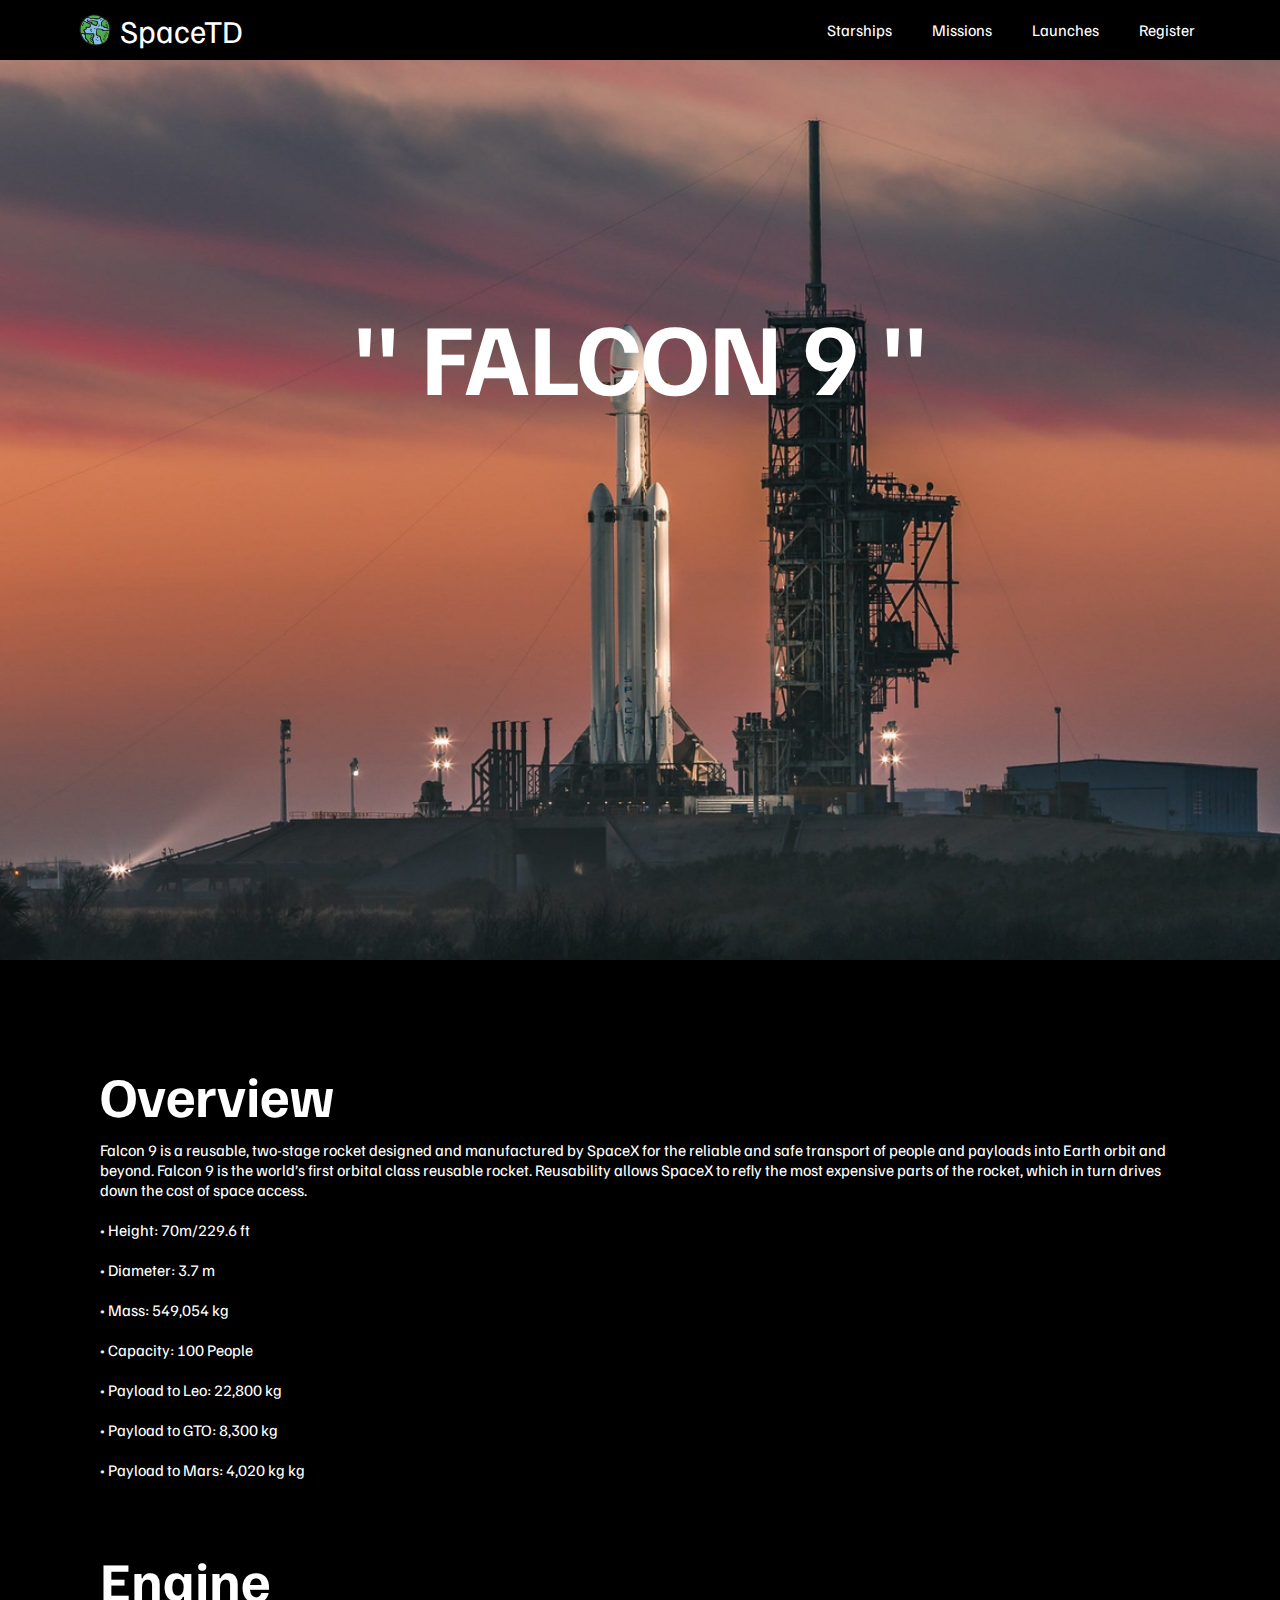
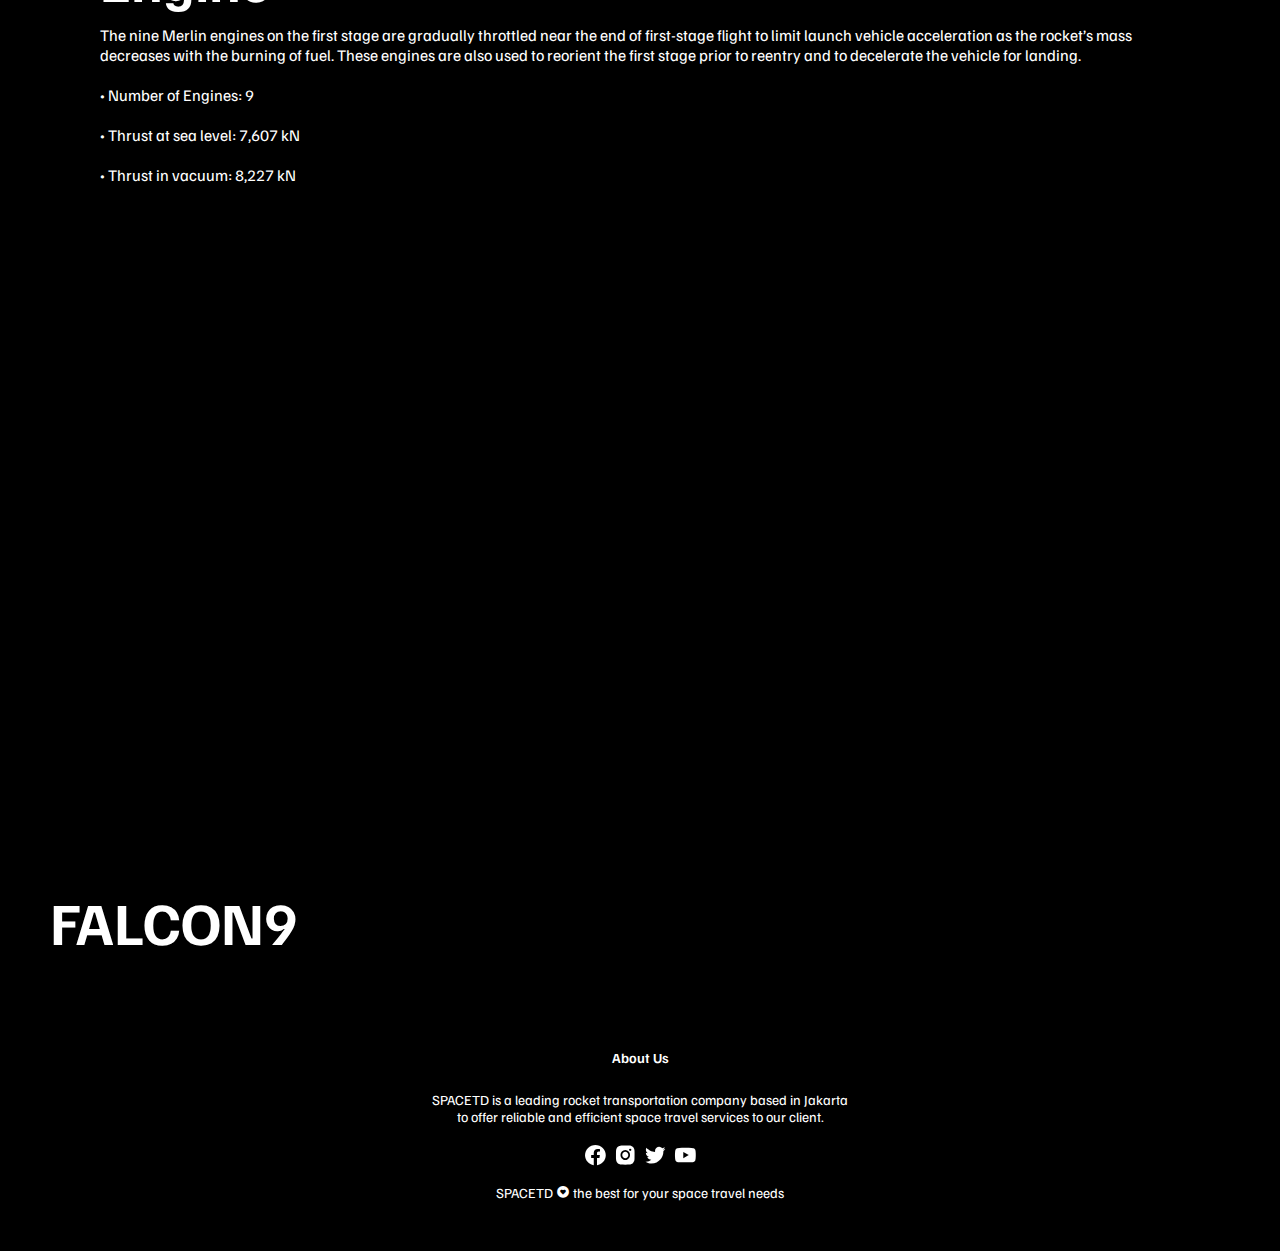
<file: falcon9.html>
<!DOCTYPE html>
<html lang="en">
<head>
    <meta charset="UTF-8">
    <meta http-equiv="X-UA-Compatible" content="IE=edge">
    <meta name="viewport" content="width=device-width, initial-scale=1.0">
    <link href='https://unpkg.com/boxicons@2.1.2/css/boxicons.min.css' rel='stylesheet'>
    <link rel="shortcut icon" type="x-icon" href="images/Logo.png">
    <title>SpaceTD</title>
    <link rel="shortcut icon" type="x-icon" href="img/earth.png">
    <link rel="stylesheet" href="falcon9.css">
    <script src="falcon9.js" defer></script>
</head>
<body>

<header>
        <nav class="navbar">
          <div class="logo">
          <a href="home.html"><img src="img/earth.png" alt="logo">SpaceTD</a>
        </div>         
          
        <ul class="nav-menu">
            <li class="nav-item">
                <a href="starships.html" class="nav-link">Starships</a>
            </li>
            <li class="nav-item">
                <a href="missions.html" class="nav-link">Missions</a>
            </li>
            <li class="nav-item">
                <a href="launches.html" class="nav-link">Launches</a>
            </li>
            <li class="nav-item">
                <a href="register.html" class="nav-link">Register</a>
            </li>
        </ul>
        <div class="hamburger">
            <span class="bar"></span>
            <span class="bar"></span>
            <span class="bar"></span>
        </div>
    </nav>
</header>

<body>
    <section class="falcon">
        <img src="img\falcon9thumb.png"/>
        <h2 id="text">" FALCON 9 "</h2>
      </section>

    <!-- About -->
    <div class="Abouts">
    <h2>Overview</h2>
    <p>Falcon 9 is a reusable, two-stage rocket designed and manufactured by SpaceX for the reliable and safe transport of people and payloads into Earth orbit and beyond. Falcon 9 is the world’s first orbital class reusable rocket. Reusability allows SpaceX to refly the most expensive parts of the rocket, which in turn drives down the cost of space access.
      <br><br>• Height: 70m/229.6 ft
      <br><br>• Diameter: 3.7 m
      <br><br>• Mass: 549,054 kg
      <br><br>• Capacity: 100 People
      <br><br>• Payload to Leo: 22,800 kg
      <br><br>• Payload to GTO: 8,300 kg
      <br><br>• Payload to Mars: 4,020 kg kg
    </p>

    <h3>Engine</h3>
    <p>The nine Merlin engines on the first stage are gradually throttled near the end of first-stage flight to limit launch vehicle acceleration as the rocket’s mass decreases with the burning of fuel. These engines are also used to reorient the first stage prior to reentry and to decelerate the vehicle for landing.
      <br><br>• Number of Engines: 9
      <br><br>• Thrust at sea level: 7,607 kN
      <br><br>• Thrust in vacuum: 8,227 kN
    </p>
  </div>

  <section id="hero-yt">
    <div class="wrapper">
      <iframe width="560" height="315" src="https://www.youtube.com/embed/Z4TXCZG_NEY" title="YouTube video player" frameborder="0" allow="accelerometer; autoplay; clipboard-write; encrypted-media; gyroscope; picture-in-picture; web-share" allowfullscreen></iframe>
      <div class="title">
        <h4>FALCON9</h4>
      </div>
    </div>
  </section>

      <!-- Footer -->
      <footer class="footer">
        <h4>About Us</h4>
        <p>SPACETD is a leading rocket transportation company based in Jakarta <br>
            to offer reliable and efficient space travel services to our client.</p>
    
        <div class="icons">
          <a href="https://facebook.com/"
            style="filter: invert(100%) sepia(100%) saturate(0%) hue-rotate(305deg) brightness(103%) contrast(103%);"><i
              class='bx bxl-facebook-circle'></i></a>
          <a href="https://www.instagram.com/"
            style="filter: invert(100%) sepia(100%) saturate(0%) hue-rotate(305deg) brightness(103%) contrast(103%);"><i
              class='bx bxl-instagram-alt'></i></a>
          <a href="https://twitter.com/?lang=en"
            style="filter: invert(100%) sepia(100%) saturate(0%) hue-rotate(305deg) brightness(103%) contrast(103%);"><i
              class='bx bxl-twitter'></i></a>
          <a href="https://www.youtube.com/"
            style="filter: invert(100%) sepia(100%) saturate(0%) hue-rotate(305deg) brightness(103%) contrast(103%);"><i
              class='bx bxl-youtube'></i></a>
    
    
        </div>
        <p> SPACETD <i class='bx bxs-heart-circle'></i> the best for your space travel needs</p>
      </footer>

</body>
</html>
</file>
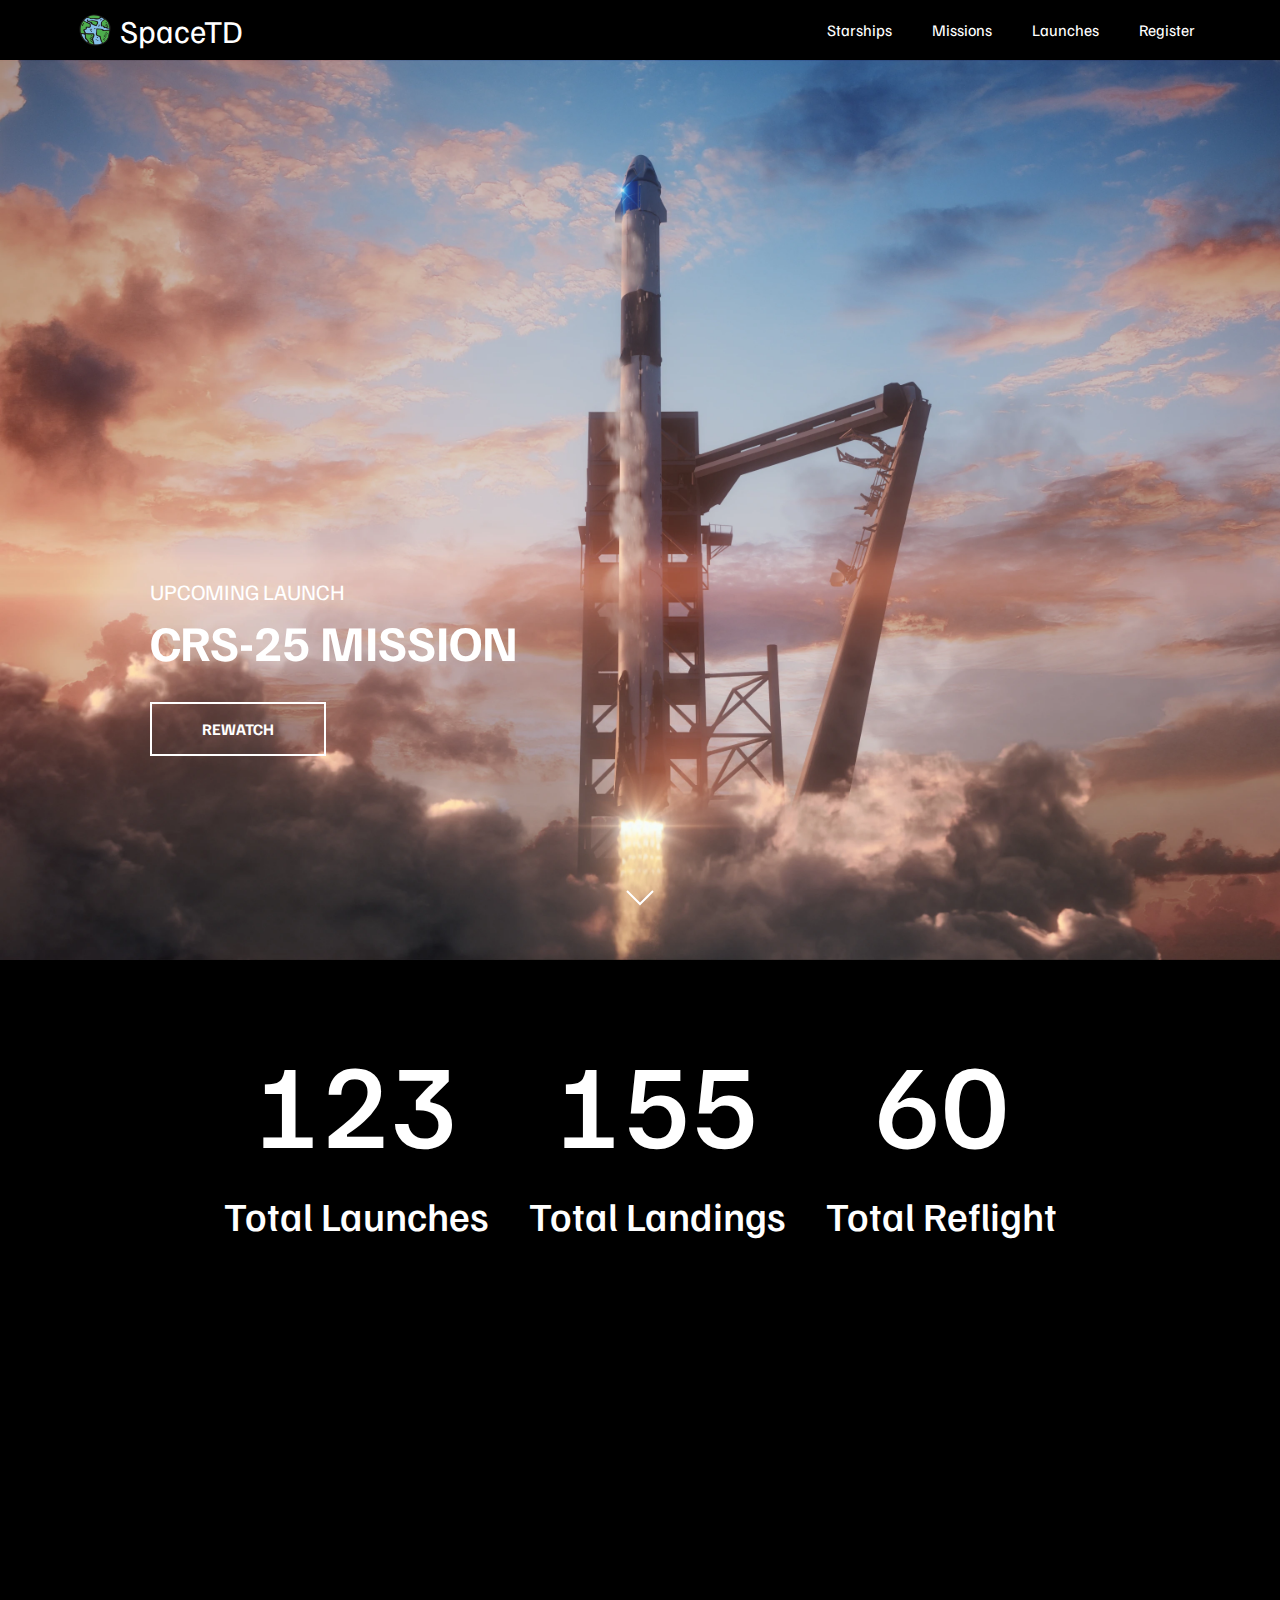
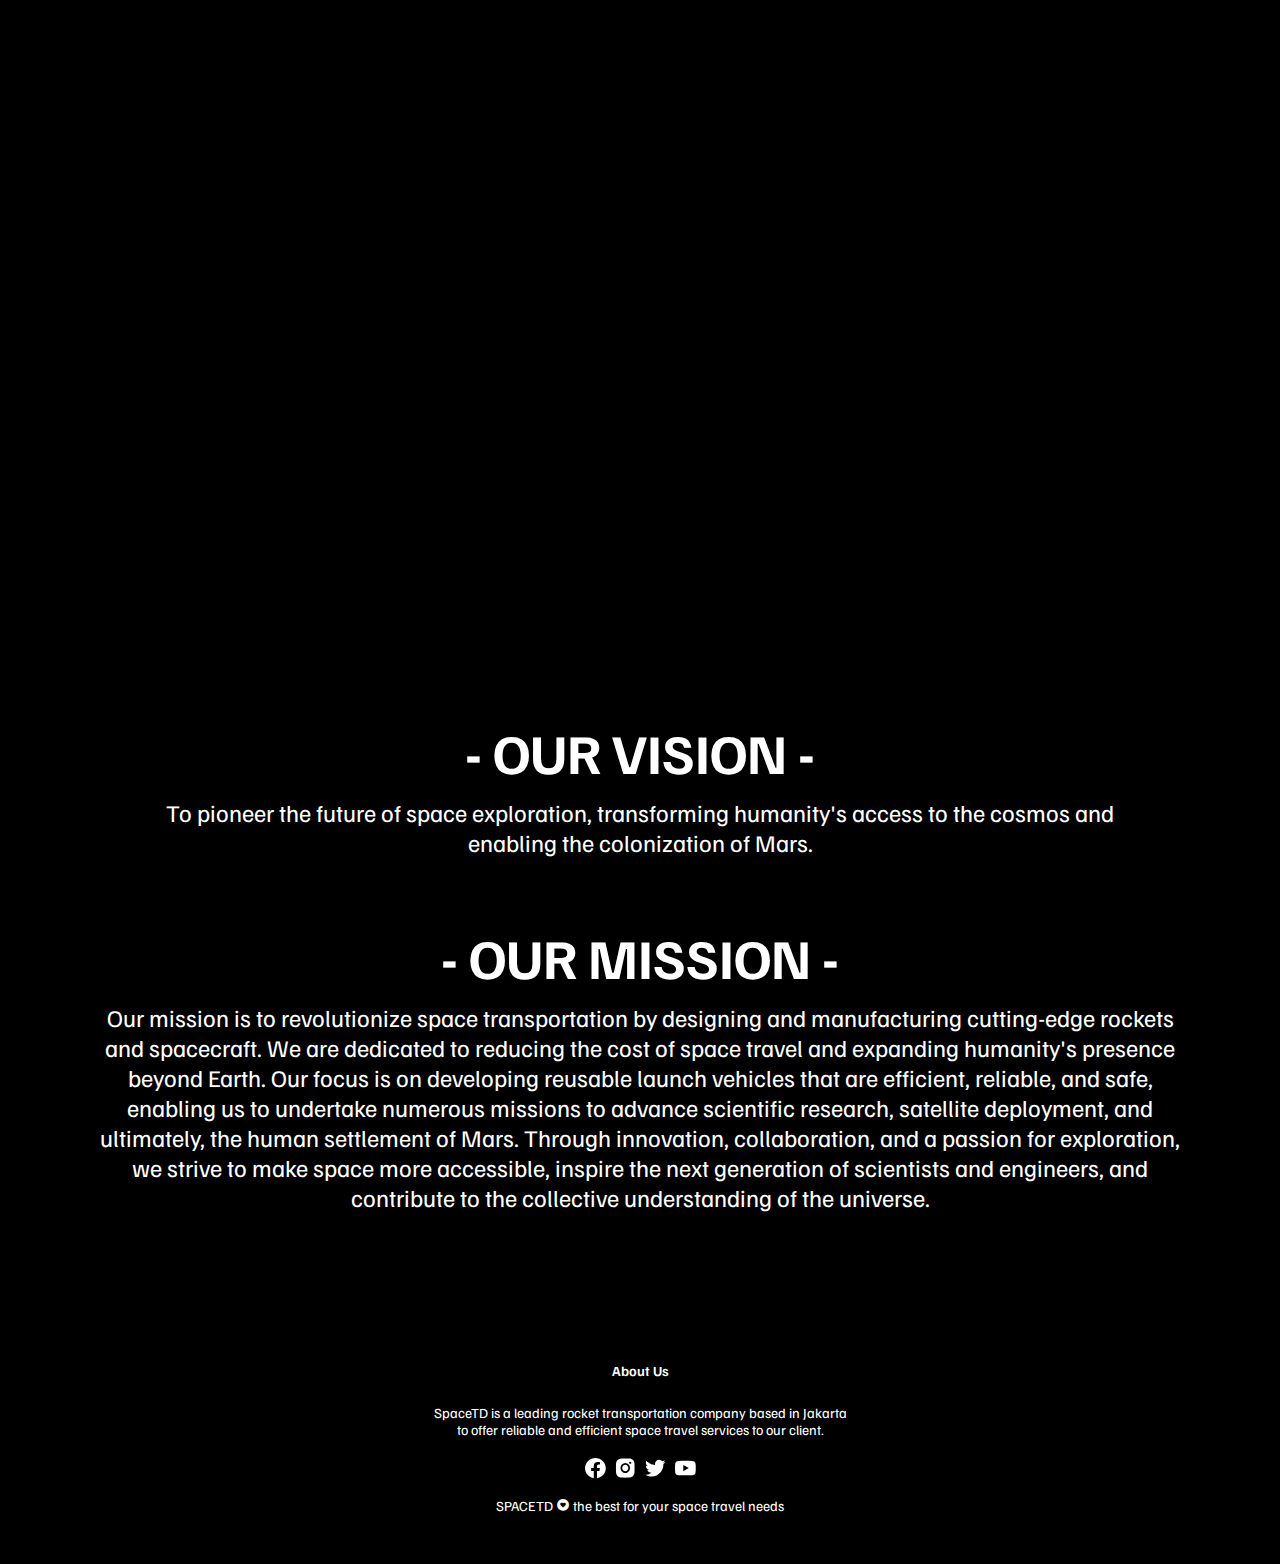
<file: home.html>
<!DOCTYPE html>
<html lang="en">
<head>
    <meta charset="UTF-8">
    <meta http-equiv="X-UA-Compatible" content="IE=edge">
    <meta name="viewport" content="width=device-width, initial-scale=1.0">
    <link href='https://unpkg.com/boxicons@2.1.2/css/boxicons.min.css' rel='stylesheet'>
    <link rel="shortcut icon" type="x-icon" href="images/Logo.png">
    <title>SpaceTD</title>
    <link rel="shortcut icon" type="x-icon" href="img/earth.png">
    <link rel="stylesheet" href="home.css">
    <script src="home.js" defer></script>
</head>
<body>

<header>
    <nav>
        <nav class="navbar">
          <div class="logo">
          <a href="home.html"><img src="img/earth.png" alt="logo">SpaceTD</a>
        </div>         
          
        <ul class="nav-menu">
            <li class="nav-item">
                <a href="starships.html" class="nav-link">Starships</a>
            </li>
            <li class="nav-item">
                <a href="missions.html" class="nav-link">Missions</a>
            </li>
            <li class="nav-item">
                <a href="launches.html" class="nav-link">Launches</a>
            </li>
            <li class="nav-item">
                <a href="register.html" class="nav-link">Register</a>
            </li>
        </ul>
        <div class="hamburger">
            <span class="bar"></span>
            <span class="bar"></span>
            <span class="bar"></span>
        </div>
    </nav>
</header>

<!-- Section A -->
<section class="section-a">
    <div class="section-inner">
      <h4>Upcoming Launch</h4>
      <h2>CRS-25 Mission</h2>
      <a href="star.html" class="btn">
        <div class="hover"></div>
        <span>Rewatch</span>
      </a>
    </div>

    <div class="scroll-arrow">
      <svg width="30px" height="20px">
        <path
          stroke="#ffffff"
          fill="none"
          stroke-width="2px"
          d="M2.000,5.000 L15.000,18.000 L28.000,5.000 ">
        </path>
      </svg>
    </div>
  </section>

  <div id="statistics">
      <div class="statistics-data">
        <div class="data">
          <h2>123</h2>
          <span>Total Launches</span>
        </div>
        <div class="data">
          <h2>155</h2>
          <span>Total Landings</span>
        </div>
        <div class="data">
          <h2>60</h2>
          <span>Total Reflight</span>
        </div>
      </div>
  </div>

  <!--Untuk home youtube -->
<section id="hero-yt">
  <div class="wrapper">
    <iframe width="560" height="315" src="https://www.youtube.com/embed/_krgcofiM6M" title="YouTube video player" frameborder="0" allow="accelerometer; autoplay; clipboard-write; encrypted-media; gyroscope; picture-in-picture; web-share" allowfullscreen></iframe>
    <div class="title">
      <h4>VIDEO STARSHIP</h4>
      <h6>Rocket Launch</h6>
    </div>
  </div>
</section>

    <!-- About -->
    <div class="Abouts">
      <h2>- OUR VISION -</h2>
      <p>To pioneer the future of space exploration, transforming humanity's access to the cosmos and <br>enabling the colonization of Mars.
      </p>
  
      <h3>- OUR MISSION -</h3>
      <p>Our mission is to revolutionize space transportation by designing and manufacturing cutting-edge rockets and spacecraft. We are dedicated to reducing the cost of space travel and expanding humanity's presence beyond Earth. Our focus is on developing reusable launch vehicles that are efficient, reliable, and safe, enabling us to undertake numerous missions to advance scientific research, satellite deployment, and ultimately, the human settlement of Mars. Through innovation, collaboration, and a passion for exploration, we strive to make space more accessible, inspire the next generation of scientists and engineers, and contribute to the collective understanding of the universe.

      </p>
    </div>

    <!-- Footer -->
    <footer class="footer">
        <h4>About Us</h4>
        <p>SpaceTD is a leading rocket transportation company based in Jakarta <br>
            to offer reliable and efficient space travel services to our client.</p>
    
        <div class="icons">
          <a href="https://facebook.com/"
            style="filter: invert(100%) sepia(100%) saturate(0%) hue-rotate(305deg) brightness(103%) contrast(103%);"><i
              class='bx bxl-facebook-circle'></i></a>
          <a href="https://www.instagram.com/"
            style="filter: invert(100%) sepia(100%) saturate(0%) hue-rotate(305deg) brightness(103%) contrast(103%);"><i
              class='bx bxl-instagram-alt'></i></a>
          <a href="https://twitter.com/?lang=en"
            style="filter: invert(100%) sepia(100%) saturate(0%) hue-rotate(305deg) brightness(103%) contrast(103%);"><i
              class='bx bxl-twitter'></i></a>
          <a href="https://www.youtube.com/"
            style="filter: invert(100%) sepia(100%) saturate(0%) hue-rotate(305deg) brightness(103%) contrast(103%);"><i
              class='bx bxl-youtube'></i></a>
    
    
        </div>
        <p> SPACETD <i class='bx bxs-heart-circle'></i> the best for your space travel needs</p>
      </footer>

</body>
</html>
</file>
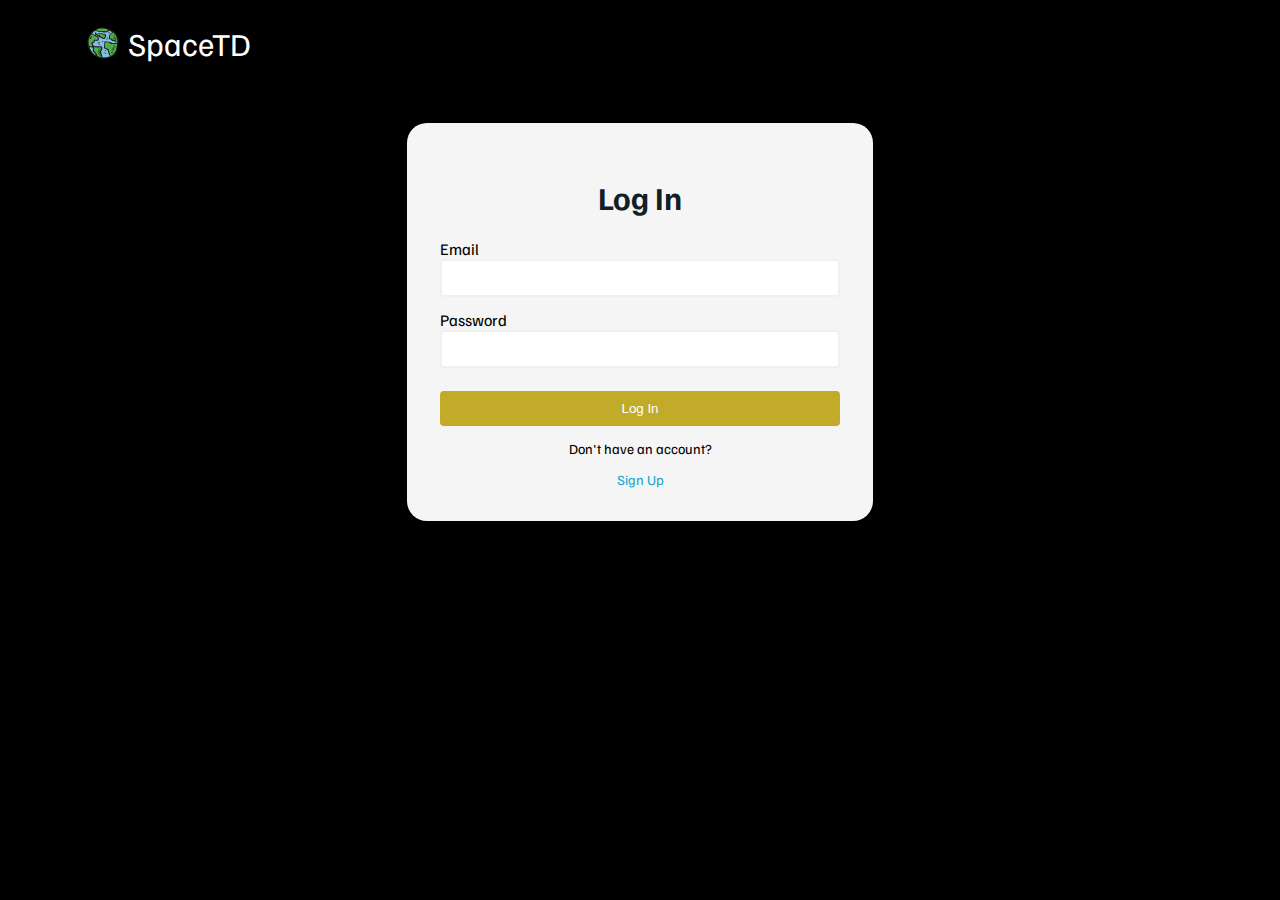
<file: login.html>
<html lang="en">
<head>
    <meta charset="UTF-8">
    <meta http-equiv="X-UA-Compatible" content="IE=edge">
    <meta name="viewport" content="width=device-width, initial-scale=1.0">
    <title>SpaceTD</title>
    <link rel="shortcut icon" type="x-icon" href="img/earth.png">
    <link rel="preconnect" href="https://fonts.googleapis.com">
    <link rel="preconnect" href="https://fonts.gstatic.com" crossorigin>
    <link href="https://fonts.googleapis.com/css2?family=Poppins:wght@400;700&display=swap" rel="stylesheet">
    <link rel="stylesheet" href="login.css">
    <script defer src="login.js"></script>
</head>
<body>
<header>
        <nav class="navbar">
          <div class="logo">
          <a href="index.html"><img src="img/earth.png" alt="logo">SpaceTD</a>
        </div>         
    </nav>
</header>
<div class="container">
    <form id="form" action="/">
        <h1>Log In</h1>
        <div class="input-control">
            <label for="email">Email</label>
            <input id="email" name="email" type="text">
            <div class="error"></div>
        </div>
        <div class="input-control">
            <label for="password">Password</label>
            <input id="password"name="password" type="password">
            <div class="error"></div>
        </div>
        <button type="submit">Log In</button>
            <p>Don't have an account? </p>
            <a href="register.html">Sign Up</a>
    </form>
</div>
</body>
</html>
</file>
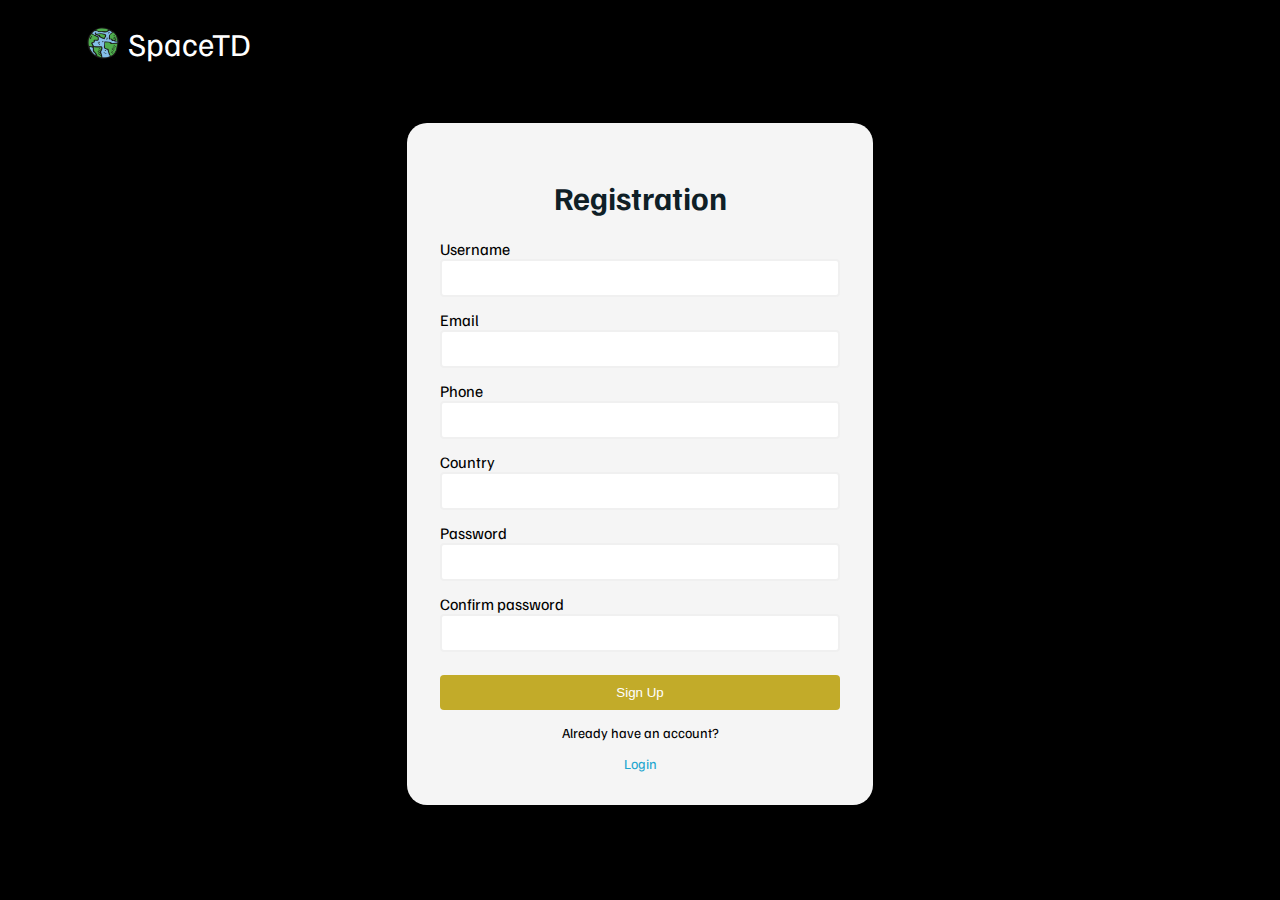
<file: register.html>
<html lang="en">
<head>
    <meta charset="UTF-8">
    <meta http-equiv="X-UA-Compatible" content="IE=edge">
    <meta name="viewport" content="width=device-width, initial-scale=1.0">
    <title>SpaceTD</title>
    <link rel="shortcut icon" type="x-icon" href="img/earth.png">
    <link rel="preconnect" href="https://fonts.googleapis.com">
    <link rel="preconnect" href="https://fonts.gstatic.com" crossorigin>
    <link href="https://fonts.googleapis.com/css2?family=Poppins:wght@400;700&display=swap" rel="stylesheet">
    <link rel="stylesheet" href="register.css">
    <script defer src="register.js"></script>
</head>
<body>
<header>
        <nav class="navbar">
          <div class="logo">
            <a href="index.html"><img src="img/earth.png" alt="logo">SpaceTD</a>
        </div>         
    </nav>
</header>
<div class="container">
    <form id="form" action="/">
        <h1>Registration</h1>
        <div class="input-control">
            <label for="username">Username</label>
            <input id="username" name="username" type="text">
            <div class="error"></div>
        </div>
        <div class="input-control">
            <label for="email">Email</label>
            <input id="email" name="email" type="text">
            <div class="error"></div>
        </div>
        <div class="input-control">
            <label for="phone">Phone</label>
            <input id="phone" name="phone" type="text">
            <div class="error"></div>
        </div>
        <div class="input-control">
            <label for="country">Country</label>
            <input id="country" name="country" type="text">
            <div class="error"></div>
        </div>
        <div class="input-control">
            <label for="password">Password</label>
            <input id="password"name="password" type="password">
            <div class="error"></div>
        </div>
        <div class="input-control">
            <label for="password2">Confirm password</label>
            <input id="password2"name="password2" type="password">
            <div class="error"></div> 
        </div>
        <button type="submit">Sign Up</button>
            <p>Already have an account? </p>
            <a href="login.html">Login</a>
    </form>
</div>
</body>
</html>
</file>
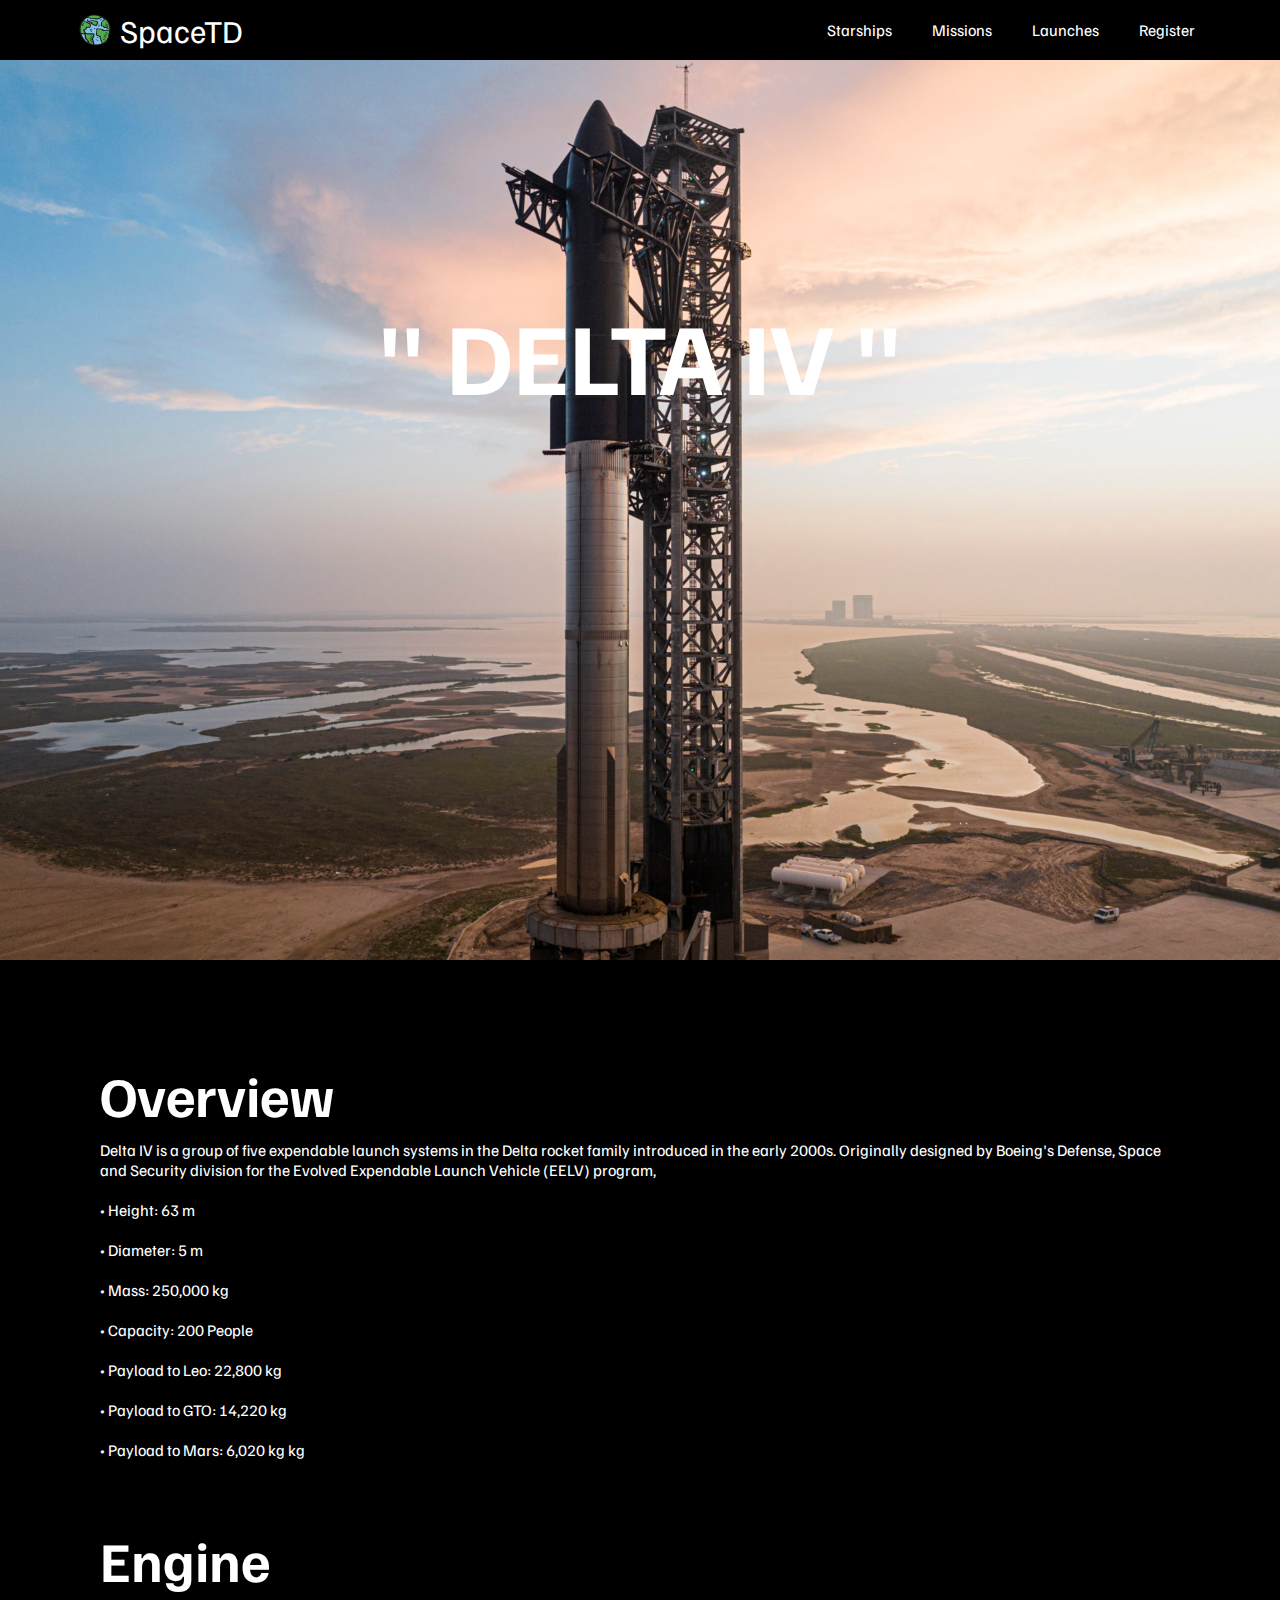
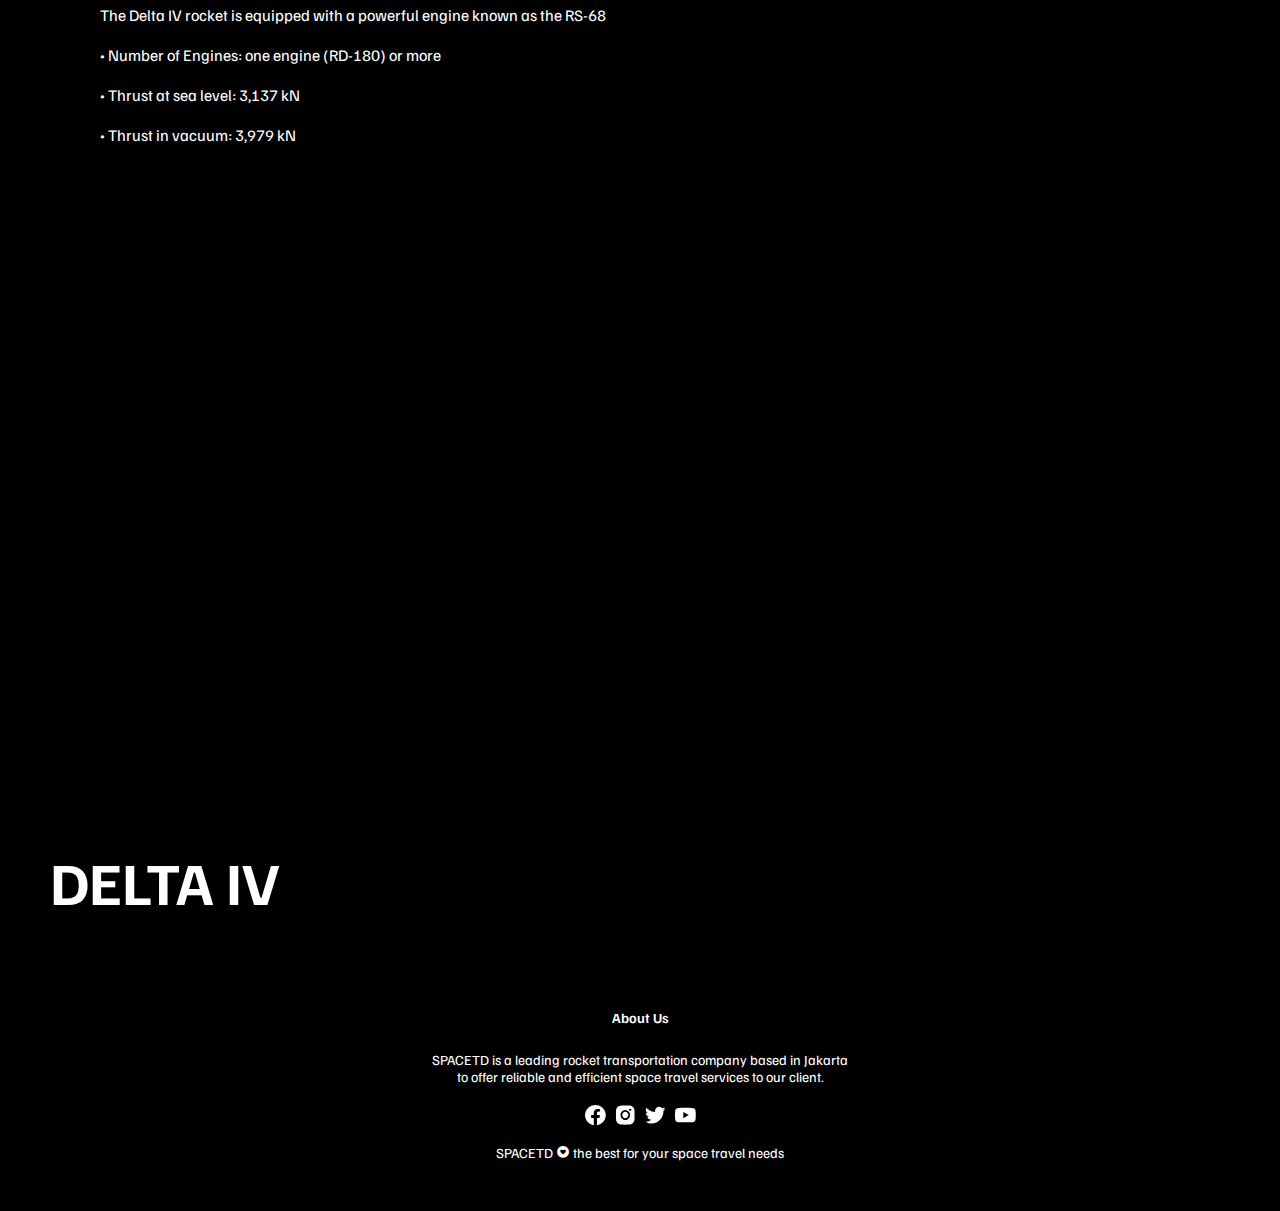
<file: star.html>
<!DOCTYPE html>
<html lang="en">
<head>
    <meta charset="UTF-8">
    <meta http-equiv="X-UA-Compatible" content="IE=edge">
    <meta name="viewport" content="width=device-width, initial-scale=1.0">
    <link href='https://unpkg.com/boxicons@2.1.2/css/boxicons.min.css' rel='stylesheet'>
    <link rel="shortcut icon" type="x-icon" href="images/Logo.png">
    <title>SpaceTD</title>
    <link rel="shortcut icon" type="x-icon" href="img/earth.png">
    <link rel="stylesheet" href="falcon9.css">
    <script src="falcon9.js" defer></script>
</head>
<body>

<header>
        <nav class="navbar">
          <div class="logo">
          <a href="home.html"><img src="img/earth.png" alt="logo">SpaceTD</a>
        </div>         
          
        <ul class="nav-menu">
            <li class="nav-item">
                <a href="starships.html" class="nav-link">Starships</a>
            </li>
            <li class="nav-item">
                <a href="missions.html" class="nav-link">Missions</a>
            </li>
            <li class="nav-item">
                <a href="launches.html" class="nav-link">Launches</a>
            </li>
            <li class="nav-item">
                <a href="register.html" class="nav-link">Register</a>
            </li>
        </ul>
        <div class="hamburger">
            <span class="bar"></span>
            <span class="bar"></span>
            <span class="bar"></span>
        </div>
    </nav>
</header>

<body>
    <section class="falcon">
        <img src="img\starshipthumb.png"/>
        <h2 id="text">" DELTA IV "</h2>
      </section>

    <!-- About -->
    <div class="Abouts">
    <h2>Overview</h2>
    <p>Delta IV is a group of five expendable launch systems in the Delta rocket family introduced in the early 2000s. Originally designed by Boeing's Defense, Space and Security division for the Evolved Expendable Launch Vehicle (EELV) program,
        <br><br>• Height: 63 m
        <br><br>• Diameter: 5 m
        <br><br>• Mass: 250,000 kg
        <br><br>• Capacity: 200 People
        <br><br>• Payload to Leo: 22,800 kg
        <br><br>• Payload to GTO:  14,220 kg
        <br><br>• Payload to Mars: 6,020 kg kg
    </p>

    <h3>Engine</h3>
    <p>The Delta IV rocket is equipped with a powerful engine known as the RS-68
      <br><br>• Number of Engines: one engine (RD-180) or more
      <br><br>• Thrust at sea level: 3,137 kN
      <br><br>• Thrust in vacuum: 3,979 kN
    </p>
  </div>

  <section id="hero-yt">
    <div class="wrapper">
      <iframe width="560" height="315" src="https://www.youtube.com/embed/_krgcofiM6M" title="YouTube video player" frameborder="0" allow="accelerometer; autoplay; clipboard-write; encrypted-media; gyroscope; picture-in-picture; web-share" allowfullscreen></iframe>
      <div class="title">
        <h4>DELTA IV</h4>
      </div>
    </div>
  </section>

      <!-- Footer -->
      <footer class="footer">
        <h4>About Us</h4>
        <p>SPACETD is a leading rocket transportation company based in Jakarta <br>
            to offer reliable and efficient space travel services to our client.</p>
    
        <div class="icons">
          <a href="https://facebook.com/"
            style="filter: invert(100%) sepia(100%) saturate(0%) hue-rotate(305deg) brightness(103%) contrast(103%);"><i
              class='bx bxl-facebook-circle'></i></a>
          <a href="https://www.instagram.com/"
            style="filter: invert(100%) sepia(100%) saturate(0%) hue-rotate(305deg) brightness(103%) contrast(103%);"><i
              class='bx bxl-instagram-alt'></i></a>
          <a href="https://twitter.com/?lang=en"
            style="filter: invert(100%) sepia(100%) saturate(0%) hue-rotate(305deg) brightness(103%) contrast(103%);"><i
              class='bx bxl-twitter'></i></a>
          <a href="https://www.youtube.com/"
            style="filter: invert(100%) sepia(100%) saturate(0%) hue-rotate(305deg) brightness(103%) contrast(103%);"><i
              class='bx bxl-youtube'></i></a>
    
    
        </div>
        <p> SPACETD <i class='bx bxs-heart-circle'></i> the best for your space travel needs</p>
      </footer>

</body>
</html>
</file>
<file: falcon9.css>
@import url('https://fonts.googleapis.com/css2?family=Bebas+Neue&family=Familjen+Grotesk:wght@400;600;700&family=Poppins:wght@300;400;500;600;700;800;900&display=swap');
* {
  padding: 0;
  margin: 0;
  box-sizing: border-box;
  font-family: 'Familjen Grotesk', sans-serif;
  scroll-behavior: smooth;
}

body {
    background-color: black;
    font-family: 'Familjen Grotesk', sans-serif;
    background: #000;
    color: #fff;
  }

/* ===== scrollbar ===== */
::-webkit-scrollbar{
  width: 8px;
  background: #ffffff;
}

::-webkit-scrollbar-thumb{
  background: #ffffff;
  border-radius: 6px;
}

header {
  background-color: #000000;
}

li {
  list-style: none;
}

.navbar a {
  color: rgb(255, 255, 255);
  text-decoration: none;
}

.navbar {
  min-height: 50px;
  display: flex;
  justify-content: space-between;
  align-items: center;
  padding: 0 80px;
  border-radius: 50px;
  margin: 0 50px;
  transition: 0.2s;
  padding: 10px 25px;
  z-index: 10;
}


.navbar ul li a {
  text-decoration: none;
  padding: 4px 10px;
  color: #fff;
  border-radius: 25px;
}

.navbar ul li a:hover {
  color: black;
  background: white;
  text-decoration: none;
}

.nav-menu {
  display: flex;
  justify-content: space-between;
  align-items: center;
  gap: 20px;
}

.logo {
  flex: 1;
}

.logo a {
  display: flex;
  align-items: center;
  font-size: 2rem;
}

.logo img{
  max-width: 40px;
  margin-right: 5px;
}

.nav-link {
  transition: 0.6s ease;
  text-decoration: none;
}

.hamburger {
  display: none;
  cursor: pointer;
}

.bar {
  display: block;
  width: 25px;
  height: 3px;
  margin: 5px auto;
  -webkit-transition: all 0.3s ease-in-out;
  transition: all 0.3s ease-in-out;
  background-color: white;
}

@media(max-width: 768px) {
  .hamburger {
    display: block;
  }

  .hamburger.active .bar:nth-child(2) {
    opacity: 0;
  }
  .hamburger.active .bar:nth-child(1) {
    transform: translateY(8px) rotate(45deg);
  }
  .hamburger.active .bar:nth-child(3) {
    transform: translateY(-8px) rotate(-45deg);
  }

  .nav-menu {
    position: fixed;
    left: -100%;
    top: 55px;
    gap: 100;
    flex-direction: column;
    background-color: #262626;
    width: 100%;
    text-align: center;
    transition: 0.3s;
    padding: 35px;
    z-index: 10;
  }

  .nav_item {
    margin: 16px 0;
  }

  .nav-menu.active {
    left: 0;
  }
}

/* Inner Pages */
.falcon{
    position: relative;
    width: 100%;
    height: 100vh;
    display: flex;
    justify-content: center;
}
.falcon h2 {
    position: flex;
    color: #fff;
    font-size: 8vw;
    z-index: 9;
    padding-top: 230px;
}
  .falcon img {
    position: absolute;
    width: 100%;
    height: 100%;
    object-fit: cover;
    pointer-events: none;
    z-index: -1;
  }

.Abouts{
    position: relative;
    padding: 100px;
    background: #000000;
    color: #fff;
    
  }
  
  .Abouts h2{
    font-size: 3.5em;
    margin-bottom: 10px;
    color: rgb(255, 255, 255);    
  }

  .Abouts h3{
    padding-top: 60px;
    font-size: 3.5em;
    margin-bottom: 10px;
    color: rgb(255, 255, 255);
  }
  
  .Abouts p{
    font-size: 1em;
    color: #fff;
    margin-bottom: 5px;
  }

  /* Untuk hero home */
#hero {
    min-height: 600px;
    position: relative;
  }
  #hero {
    display: flex;
    flex-direction: column;
    justify-content: center;
  }
  #hero p {
    max-width: 1040px;
    margin: 0 auto;
    font-size: 70px;
    line-height: 100px;
    color: var(--color-white);
    text-align: center;
    padding: 20px;
  }
  #hero span {
    position: relative;
    top: -30px;
    text-align: center;
    display: block;
    max-width: 800px;
    margin: 0 auto;
    font-size: 24px;
  }
  #hero.home p {
    margin-top: 60px;
  }
  @media (max-width: 768px) {
    #hero p {
      font-size: 50px;
      line-height: 60px;
    }
    #hero.home p {
      margin: 0;
    }
    #hero span {
      top: -10px;
    }
  }
  
  :is(#hero-yt, #overview-yt) .wrapper {
    position: relative;
    aspect-ratio: 16 / 9;
  }
  :is(#hero-yt, #overview-yt) .wrapper iframe {
    width: 100%;
    height: 100%;
  }
  :is(#hero-yt, #overview-yt) .wrapper .title {
    position: absolute;
    font-family: 'Barlow Semi Condensed', Arial, Helvetica, sans-serif;
    bottom: 55px;
    left: 50px;
  }
  :is(#hero-yt, #overview-yt) .wrapper .title h4 {
    font-size: 60px;
  }
  :is(#hero-yt, #overview-yt) .wrapper .title h6 {
    font-size: 40px;
  }
  @media (max-width: 768px) {
    :is(#hero-yt, #overview-yt) .wrapper .title {
      left: 20px;
    }
    :is(#hero-yt, #overview-yt) .wrapper .title h4 {
      font-size: 30px;
    }
    :is(#hero-yt, #overview-yt) .wrapper .title h6 {
      font-size: 15px;
    }
  }
  

/*  footer  */
.footer {
    width: 100%;
    text-align: center;
    padding-bottom: 50px;
    color: #fff;
    background-color: #000000;
    font-size: 14px;
  }
  
  .footer h4{
    margin-bottom: 25px;
    margin-top: 35px;
    font-weight: 600;
  }
  
  .icons {
  font-size: 25px;
  padding-top: 15px;
  padding-bottom: 12px;
  }
</file>
<file: home.css>
@import url('https://fonts.googleapis.com/css2?family=Bebas+Neue&family=Familjen+Grotesk:wght@400;600;700&family=Poppins:wght@300;400;500;600;700;800;900&display=swap');
* {
  padding: 0;
  margin: 0;
  box-sizing: border-box;
  font-family: 'Familjen Grotesk', sans-serif;
  scroll-behavior: smooth;
}

body {
  background-color: black;
}
/* ===== scrollbar ===== */
::-webkit-scrollbar{
  width: 8px;
  background: #ffffff;
}

::-webkit-scrollbar-thumb{
  background: #ffffff;
  border-radius: 6px;
}


header {
  background-color: #000000;
}

li {
  list-style: none;
}

.navbar a {
  color: rgb(255, 255, 255);
  text-decoration: none;
}

.navbar {
  min-height: 50px;
  display: flex;
  justify-content: space-between;
  align-items: center;
  padding: 0 80px;
  border-radius: 50px;
  margin: 0 50px;
  transition: 0.2s;
  padding: 10px 25px;
  z-index: 10;
}


.navbar ul li a {
  text-decoration: none;
  padding: 4px 10px;
  color: #fff;
  border-radius: 25px;
}

.navbar ul li a:hover {
  color: black;
  background: white;
  text-decoration: none;
}

.nav-menu {
  display: flex;
  justify-content: space-between;
  align-items: center;
  gap: 20px;
}

.logo {
  flex: 1;
}

.logo a {
  display: flex;
  align-items: center;
  font-size: 2rem;
}

.logo img{
  max-width: 40px;
  margin-right: 5px;
}

.nav-link {
  transition: 0.6s ease;
  text-decoration: none;
}

.hamburger {
  display: none;
  cursor: pointer;
}

.bar {
  display: block;
  width: 25px;
  height: 3px;
  margin: 5px auto;
  -webkit-transition: all 0.3s ease-in-out;
  transition: all 0.3s ease-in-out;
  background-color: white;
}

@media(max-width: 768px) {
  .hamburger {
    display: block;
  }

  .hamburger.active .bar:nth-child(2) {
    opacity: 0;
  }
  .hamburger.active .bar:nth-child(1) {
    transform: translateY(8px) rotate(45deg);
  }
  .hamburger.active .bar:nth-child(3) {
    transform: translateY(-8px) rotate(-45deg);
  }

  .nav-menu {
    position: fixed;
    left: -100%;
    top: 55px;
    gap: 100;
    flex-direction: column;
    background-color: #262626;
    width: 100%;
    text-align: center;
    transition: 0.3s;
    padding: 35px;
    z-index: 10;
  }

  .nav_item {
    margin: 16px 0;
  }

  .nav-menu.active {
    left: 0;
  }
}

/* Sections */
section {
  position: relative;
  height: 100vh;
  background-position: center center;
  background-repeat: no-repeat;
  background-size: cover;
  text-transform: uppercase;
}

.section-inner {
  position: absolute;
  bottom: 200px;
  left: 150px;
  max-width: 560px;
}

.section-inner h4 {
  font-size: 22px;
  margin-bottom: 5px;
  font-weight: 300;
  animation: fadeInUp 0.5s ease-in-out;
  color: white;
}

.section-inner h2 {
  font-size: 50px;
  font-weight: 700;
  margin-bottom: 20px;
  animation: fadeInUp 0.5s ease-in-out 0.2s;
  animation-fill-mode: both;
  color: white;

}

.section-inner a {
  animation: fadeInUp 0.5s ease-in-out 0.4s;
  animation-fill-mode: both;
}


/* Background Images */
.section-a {
  background-image: url('../img/RocketHome.webp');
}

.section-a a{
  color: rgb(255, 255, 255);
  text-decoration: none;
}


.btn {
  position: relative;
  display: inline-block;
  cursor: pointer;
  text-align: center;
  min-width: 130px;
  padding: 15px 50px;
  margin-top: 10px;
  border: 2px solid #fff;
  text-transform: uppercase;
  font-weight: bold;
  overflow: hidden;
  z-index: 2;
}

.btn:hover span {
  color: #000;
}

.btn .hover {
  position: absolute;
  top: 0;
  left: 0;
  width: 100%;
  height: 100%;
  background-color: #fff;
  color: #000;
  z-index: -1;
  transform: translateY(100%);
  transition: transform 0.6s cubic-bezier(0.19, 1, 0.22, 1);
}

.btn:hover .hover {
  transform: translateY(0);
}

.scroll-arrow {
  position: absolute;
  bottom: 50px;
  left: 50%;
  transform: translateX(-50%);
  animation: fadeBounce 5s infinite;
}

/* Animation */
@keyframes fadeInUp {
  0% {
    opacity: 0;
    transform: translateY(140px);
  }

  100% {
    opacity: 1;
    transform: translateY(0);
  }
}

@keyframes fadeBounce {
  0%,
  20%,
  50%,
  80%,
  100% {
    opacity: 0;
    transform: translateY(-20px);
  }

  40% {
    opacity: 1;
    transform: translateY(0);
  }
}


/* Media Queries */

@media (max-width: 960px) {
  .desktop-main-menu {
    display: none;
  }

  .mobile-only {
    display: block;
  }

  .section-inner-center h3 {
    font-size: 75px;
  }
}

/* Stats */
.statistics {
    padding: 100px 50px 50px;
}
.statistics h1 {
  position: relative;  
  margin-inline: auto;
  padding: 0 30px 20px;
  font-size: 60px;
  line-height: 60px;
  text-align: center;
}
.statistics h1::before {
  content: "";
  position: absolute;
  bottom: 0;
  left: 0;
  width: 100%;
  height: 6px;
  background: white;
}
.statistics-data {
  display: flex;
  justify-content: space-between;
  margin-top: 50px;
  margin-inline: auto;
  margin-bottom: 77px;
  max-width: 900px;
}
.statistics-data .data {
  text-align: center;
  font-family: 'Barlow Semi Condensed', Arial, Helvetica, sans-serif;
}
.statistics-data .data h2 {
  font-size: 120px;
  font-weight: 500;
  line-height: 180px;
}
.statistics-data .data span {
  font-size: 40px;
  font-weight: 500;
}
@media (max-width: 768px) {
  #statistics {
    padding: 50px 10px;
  }
  #statistics h1 {
    font-size: 40px;
    line-height: 45px;
  }
  .statistics-data {
    flex-direction: column;
  }
}

.statistics-data {
  display: flex;
  justify-content: center;
  align-items: center;
}

.data {
  margin: 0 20px;
  text-align: center;
}

.data h2 {
  font-size: 36px;
  color: #fff; /* Set the desired color, e.g., white */
}

.data span {
  font-size: 18px;
  color: #fff; /* Set the desired color, e.g., white */
}

/* Untuk hero home */
#hero {
  min-height: 600px;
  position: relative;
}
#hero {
  display: flex;
  flex-direction: column;
  justify-content: center;
}
#hero p {
  max-width: 1040px;
  margin: 0 auto;
  font-size: 70px;
  line-height: 100px;
  color: var(--color-white);
  text-align: center;
  padding: 20px;
}
#hero span {
  position: relative;
  top: -30px;
  text-align: center;
  display: block;
  max-width: 800px;
  margin: 0 auto;
  font-size: 24px;
}
#hero.home p {
  margin-top: 60px;
}
@media (max-width: 768px) {
  #hero p {
    font-size: 50px;
    line-height: 60px;
  }
  #hero.home p {
    margin: 0;
  }
  #hero span {
    top: -10px;
  }
}

:is(#hero-yt, #overview-yt) .wrapper {
  position: relative;
  aspect-ratio: 16 / 9;
}
:is(#hero-yt, #overview-yt) .wrapper iframe {
  width: 100%;
  height: 100%;
}
:is(#hero-yt, #overview-yt) .wrapper .title {
  position: absolute;
  font-family: 'Barlow Semi Condensed', Arial, Helvetica, sans-serif;
  bottom: 55px;
  left: 50px;
}
:is(#hero-yt, #overview-yt) .wrapper .title h4 {
  font-size: 50px;
}
:is(#hero-yt, #overview-yt) .wrapper .title h6 {
  font-size: 40px;
}
@media (max-width: 768px) {
  :is(#hero-yt, #overview-yt) .wrapper .title {
    left: 20px;
  }
  :is(#hero-yt, #overview-yt) .wrapper .title h4 {
    font-size: 30px;
  }
  :is(#hero-yt, #overview-yt) .wrapper .title h6 {
    font-size: 15px;
  }
}

.Abouts{
  position: relative;
  padding: 100px;
  background: #000000;
  color: #fff;
  
}

.Abouts h2{
  font-size: 3.5em;
  margin-bottom: 10px;
  color: rgb(255, 255, 255);    
  text-align: center;
}

.Abouts h3{
  padding-top: 60px;
  font-size: 3.5em;
  margin-bottom: 10px;
  color: rgb(255, 255, 255);
  text-align: center;
}

.Abouts p{
  font-size: 1.5em;
  color: #fff;
  margin-bottom: 5px;
  text-align: center;
}


/*  footer  */
.footer {
  width: 100%;
  text-align: center;
  padding-top: 10px;
  padding-bottom: 50px;
  color: #fff;
  background-color: #000000;
  font-size: 14px;
}

.footer h4{
  margin-bottom: 25px;
  margin-top: 35px;
  font-weight: 600;
}

.icons {
font-size: 25px;
padding-top: 15px;
padding-bottom: 12px;
}
</file>
<file: login.css>
@import url('https://fonts.googleapis.com/css2?family=Bebas+Neue&family=Familjen+Grotesk:wght@400;600;700&family=Poppins:wght@300;400;500;600;700;800;900&display=swap');
body {
    background: black;
    font-family: 'Familjen Grotesk', sans-serif;
}

/* Navbar */
/* ===== scrollbar ===== */
::-webkit-scrollbar{
    width: 8px;
    background: #ffffff;
  }
  
  ::-webkit-scrollbar-thumb{
    background: #ffffff;
    border-radius: 6px;
  }
  
  
  header {
    background-color: #000000;
  }
  
  li {
    list-style: none;
  }
  
  .navbar a {
    color: rgb(255, 255, 255);
    text-decoration: none;
  }
  
  .navbar {
    min-height: 50px;
    display: flex;
    justify-content: space-between;
    align-items: center;
    padding: 0 80px;
    border-radius: 50px;
    margin: 0 50px;
    transition: 0.2s;
    padding: 10px 25px;
    z-index: 10;
  }
  
  
  .navbar ul li a {
    text-decoration: none;
    padding: 4px 10px;
    color: #fff;
    border-radius: 25px;
  }
  
  .navbar ul li a:hover {
    color: black;
    background: white;
  }
  
  .nav-menu {
    display: flex;
    justify-content: space-between;
    align-items: center;
    gap: 20px;
  }
  
  .logo {
    flex: 1;
  }
  
  .logo a {
    display: flex;
    align-items: center;
    font-size: 2rem;
  }
  
  .logo img{
    max-width: 40px;
    margin-right: 5px;
  }
  
  .nav-link {
    transition: 0.6s ease;
  }
  
  .hamburger {
    display: none;
    cursor: pointer;
  }
  
  .bar {
    display: block;
    width: 25px;
    height: 3px;
    margin: 5px auto;
    -webkit-transition: all 0.3s ease-in-out;
    transition: all 0.3s ease-in-out;
    background-color: white;
  }
  

/* Section */
#form {
  width: 400px;
  margin: 5vh auto 0 auto;
  padding: 33px;
  background-color: whitesmoke;
  border-radius: 20px;
  font-size: 12x;
}

#form h1 {
  color: #0f2027;
  text-align: center;
}

#form button {
  padding: 10px;
  margin-top: 10px;
  width: 100%;
  color: rgb(255, 255, 255);
  background-color: rgb(194, 171, 41);
  border: none;
  border-radius: 4px;
}

.input-control {
  display: flex;
  flex-direction: column;
}

.input-control input {
  border: 2px solid #f0f0f0;
  border-radius: 4px;
  display: block;
  font-size: 12px;
  padding: 10px;
  width: 100%;
}

.input-control input:focus {
  outline: 0;
}

.input-control.success input {
  border-color: #09c372;
}

.input-control.error input {
  border-color: #ff3860;
}

.input-control .error {
  color: #ff3860;
  font-size: 9px;
  height: 13px;
}

.container {
  display: flex;
  align-items: center;
}

.container p {
  font-size: 14px;
  color: #000000;
  text-decoration: none;
  display: flex;
  align-items: center;
  justify-content: center;
}

.container a {
  font-size: 14px;
  color: #1ea6cf;
  text-decoration: none;
  display: flex;
  align-items: center;
  justify-content: center;
}
</file>
<file: register.css>
@import url('https://fonts.googleapis.com/css2?family=Bebas+Neue&family=Familjen+Grotesk:wght@400;600;700&family=Poppins:wght@300;400;500;600;700;800;900&display=swap');
body {
    background: black;
    font-family: 'Familjen Grotesk', sans-serif;
}

/* Navbar */
/* ===== scrollbar ===== */
::-webkit-scrollbar{
    width: 8px;
    background: #ffffff;
  }
  
  ::-webkit-scrollbar-thumb{
    background: #ffffff;
    border-radius: 6px;
  }
  
  
  header {
    background-color: #000000;
  }
  
  li {
    list-style: none;
  }
  
  .navbar a {
    color: rgb(255, 255, 255);
    text-decoration: none;
  }
  
  .navbar {
    min-height: 50px;
    display: flex;
    justify-content: space-between;
    align-items: center;
    padding: 0 80px;
    border-radius: 50px;
    margin: 0 50px;
    transition: 0.2s;
    padding: 10px 25px;
    z-index: 10;
  }
  
  
  .navbar ul li a {
    text-decoration: none;
    padding: 4px 10px;
    color: #fff;
    border-radius: 25px;
  }
  
  .navbar ul li a:hover {
    color: black;
    background: white;
  }
  
  .nav-menu {
    display: flex;
    justify-content: space-between;
    align-items: center;
    gap: 20px;
  }
  
  .logo {
    flex: 1;
  }
  
  .logo a {
    display: flex;
    align-items: center;
    font-size: 2rem;
  }
  
  .logo img{
    max-width: 40px;
    margin-right: 5px;
  }
  
  .nav-link {
    transition: 0.6s ease;
  }
  
  .hamburger {
    display: none;
    cursor: pointer;
  }
  
  .bar {
    display: block;
    width: 25px;
    height: 3px;
    margin: 5px auto;
    -webkit-transition: all 0.3s ease-in-out;
    transition: all 0.3s ease-in-out;
    background-color: white;
  }
  

/* Section */
#form {
  width: 400px;
  margin: 5vh auto 0 auto;
  padding: 33px;
  background-color: whitesmoke;
  border-radius: 20px;
  font-size: 12x;
}

#form h1 {
  color: #0f2027;
  text-align: center;
}

#form button {
  padding: 10px;
  margin-top: 10px;
  width: 100%;
  color: rgb(255, 255, 255);
  background-color: rgb(194, 171, 41);
  border: none;
  border-radius: 4px;
}

.input-control {
  display: flex;
  flex-direction: column;
}

.input-control input {
  border: 2px solid #f0f0f0;
  border-radius: 4px;
  display: block;
  font-size: 12px;
  padding: 10px;
  width: 100%;
}

.input-control input:focus {
  outline: 0;
}

.input-control.success input {
  border-color: #09c372;
}

.input-control.error input {
  border-color: #ff3860;
}

.input-control .error {
  color: #ff3860;
  font-size: 9px;
  height: 13px;
}

.container {
  display: flex;
  align-items: center;
}

.container p {
  font-size: 14px;
  color: #000000;
  text-decoration: none;
  display: flex;
  align-items: center;
  justify-content: center;
}

.container a {
  font-size: 14px;
  color: #1ea6cf;
  text-decoration: none;
  display: flex;
  align-items: center;
  justify-content: center;
}
</file>
